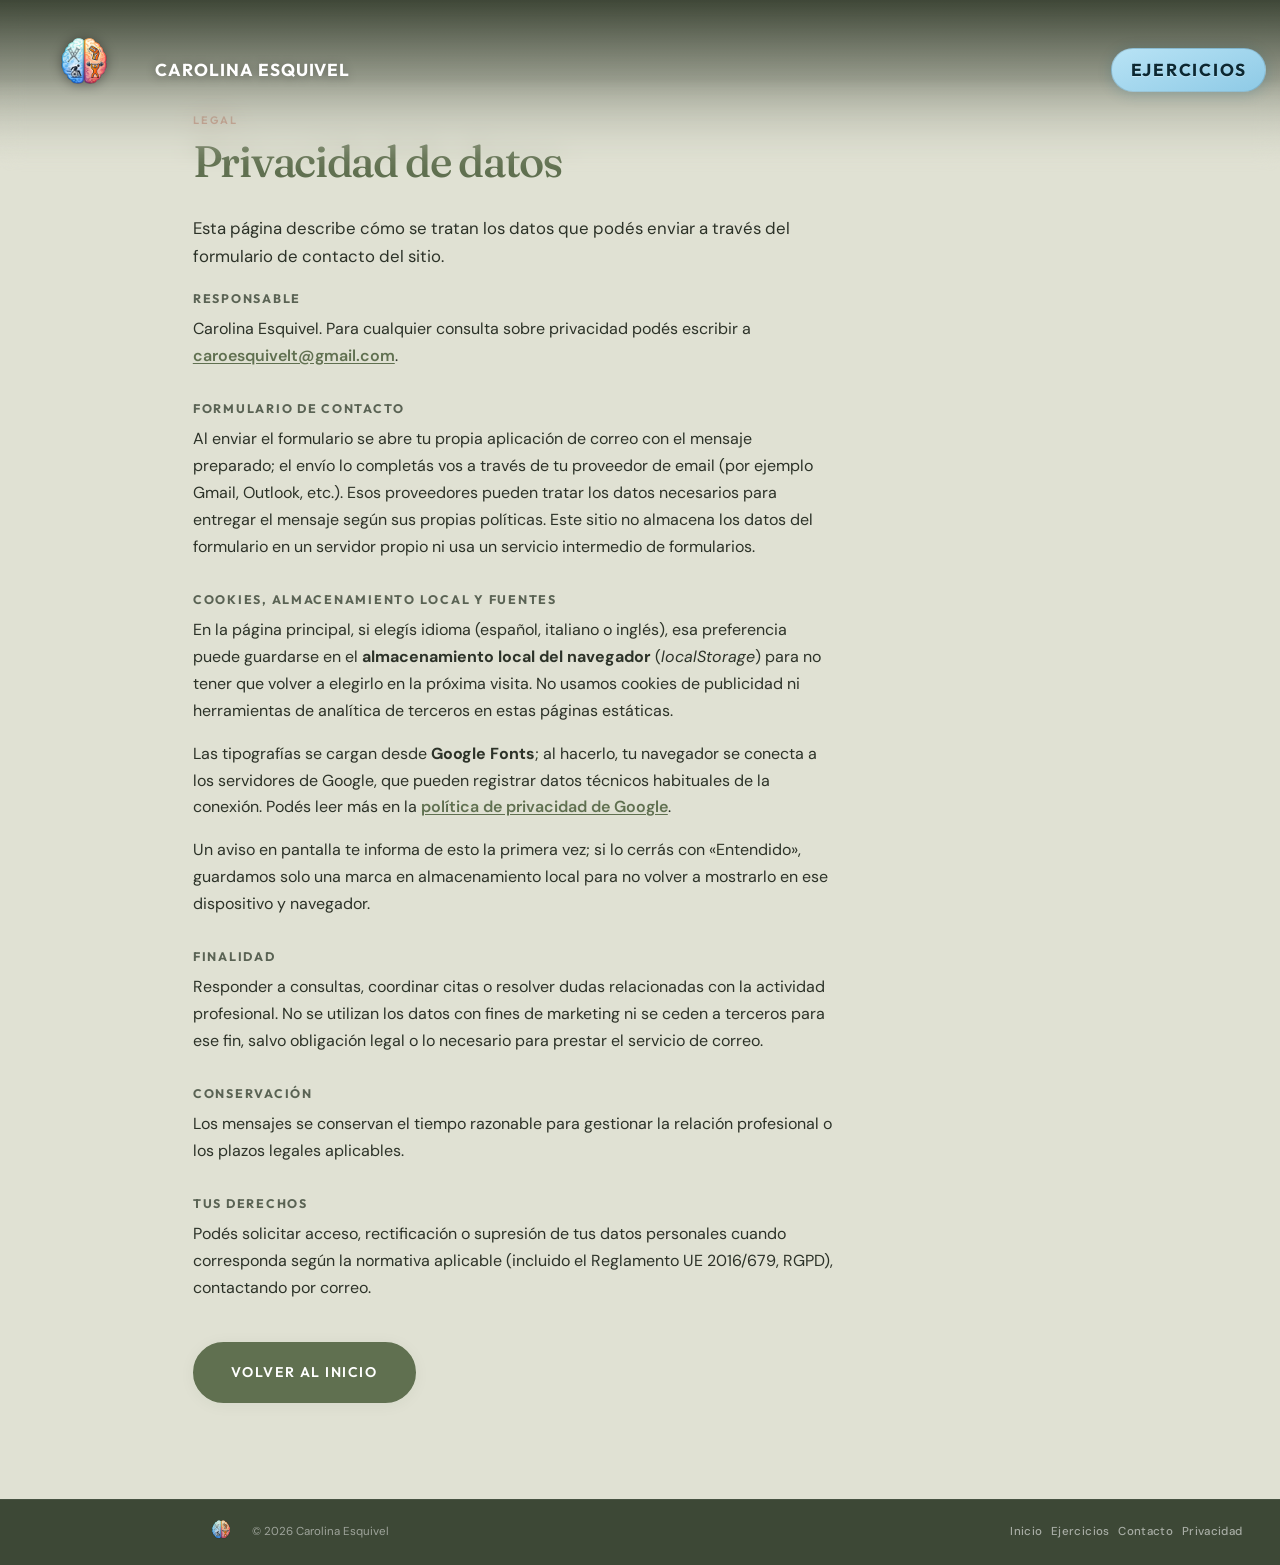
<file: privacy.html>
<!DOCTYPE html>
<html lang="es">
<head>
    <meta charset="UTF-8">
    <meta name="viewport" content="width=device-width, initial-scale=1.0, viewport-fit=cover">
    <link rel="icon" href="images/favicon.svg" type="image/svg+xml" sizes="any">
    <link rel="apple-touch-icon" href="images/favicon.svg">
    <link rel="canonical" href="https://www.caro-fisio.com/privacy.html">
    <title>Privacidad — Carolina Esquivel</title>
    <meta name="description" content="Información sobre el tratamiento de datos personales en el sitio de Carolina Esquivel.">
    <link rel="preconnect" href="https://fonts.googleapis.com">
    <link rel="preconnect" href="https://fonts.gstatic.com" crossorigin>
    <link href="https://fonts.googleapis.com/css2?family=DM+Sans:ital,opsz,wght@0,9..40,300;0,9..40,400;0,9..40,500;0,9..40,600;0,9..40,700&family=Fraunces:ital,opsz,wght@0,9..144,400;0,9..144,500;0,9..144,600;0,9..144,700&family=Outfit:wght@400;500;600;700;800&display=swap" rel="stylesheet">
    <link rel="stylesheet" href="css/styles.css">
</head>
<body>
    <header class="nav-top" aria-label="Sitio">
        <a href="index.html#home" class="nav-brand">
            <img src="images/logo.svg" alt="" class="nav-logo" width="336" height="192" decoding="async">
            <span class="nav-brand-text">Carolina Esquivel</span>
        </a>
        <a href="tips.html" class="nav-tips-corner">Ejercicios</a>
    </header>

    <main class="privacy-page">
        <div class="container container--editorial privacy-inner">
            <header class="section-head section-head--left">
                <p class="eyebrow">Legal</p>
                <h1 class="heading-serif heading-serif--dark">Privacidad de datos</h1>
            </header>
            <div class="privacy-content">
                <p class="privacy-lead">Esta página describe cómo se tratan los datos que podés enviar a través del formulario de contacto del sitio.</p>

                <h2 class="privacy-heading">Responsable</h2>
                <p>Carolina Esquivel. Para cualquier consulta sobre privacidad podés escribir a <a href="mailto:caroesquivelt@gmail.com">caroesquivelt@gmail.com</a>.</p>

                <h2 class="privacy-heading">Formulario de contacto</h2>
                <p>Al enviar el formulario se abre tu propia aplicación de correo con el mensaje preparado; el envío lo completás vos a través de tu proveedor de email (por ejemplo Gmail, Outlook, etc.). Esos proveedores pueden tratar los datos necesarios para entregar el mensaje según sus propias políticas. Este sitio no almacena los datos del formulario en un servidor propio ni usa un servicio intermedio de formularios.</p>

                <h2 class="privacy-heading">Cookies, almacenamiento local y fuentes</h2>
                <p>En la página principal, si elegís idioma (español, italiano o inglés), esa preferencia puede guardarse en el <strong>almacenamiento local del navegador</strong> (<em>localStorage</em>) para no tener que volver a elegirlo en la próxima visita. No usamos cookies de publicidad ni herramientas de analítica de terceros en estas páginas estáticas.</p>
                <p>Las tipografías se cargan desde <strong>Google Fonts</strong>; al hacerlo, tu navegador se conecta a los servidores de Google, que pueden registrar datos técnicos habituales de la conexión. Podés leer más en la <a href="https://policies.google.com/privacy" rel="noopener noreferrer">política de privacidad de Google</a>.</p>
                <p>Un aviso en pantalla te informa de esto la primera vez; si lo cerrás con «Entendido», guardamos solo una marca en almacenamiento local para no volver a mostrarlo en ese dispositivo y navegador.</p>

                <h2 class="privacy-heading">Finalidad</h2>
                <p>Responder a consultas, coordinar citas o resolver dudas relacionadas con la actividad profesional. No se utilizan los datos con fines de marketing ni se ceden a terceros para ese fin, salvo obligación legal o lo necesario para prestar el servicio de correo.</p>

                <h2 class="privacy-heading">Conservación</h2>
                <p>Los mensajes se conservan el tiempo razonable para gestionar la relación profesional o los plazos legales aplicables.</p>

                <h2 class="privacy-heading">Tus derechos</h2>
                <p>Podés solicitar acceso, rectificación o supresión de tus datos personales cuando corresponda según la normativa aplicable (incluido el Reglamento UE 2016/679, RGPD), contactando por correo.</p>

                <p class="privacy-back"><a href="index.html" class="cta-button">Volver al inicio</a></p>
            </div>
        </div>
    </main>

    <footer class="main-footer">
        <div class="container footer-inner">
            <div class="footer-brand">
                <img src="images/logo.svg" alt="" class="footer-logo" width="336" height="192" decoding="async">
                <p class="footer-copy">&copy; 2026 Carolina Esquivel</p>
            </div>
            <nav class="footer-nav" aria-label="Pie de página">
                <a href="index.html#home">Inicio</a>
                <a href="tips.html">Ejercicios</a>
                <a href="index.html#contact">Contacto</a>
                <a href="privacy.html" aria-current="page">Privacidad</a>
            </nav>
        </div>
    </footer>
</body>
</html>
</file>
<file: css/styles.css>
/* Display: Outfit (~Hero). Body: DM Sans (~Canva Sans). Editorial titles: Fraunces (case-study serif accent, à la Metalab-style work pages). */
:root {
    --color-bg: #e7e8d8;
    --color-bg-alt: #e0e1d3;
    --color-surface: #f4f5ec;
    --color-primary: #607050;
    --color-primary-hover: #4d5c40;
    --color-sage: #8f9f82;
    --color-sage-muted: #b8c4ab;
    --color-text: #2c3228;
    --color-text-muted: #5a6354;
    --color-white: #ffffff;
    --color-dark-elevated: #4a5840;
    --color-accent-warm: #c17f6a;
    /* Tips page / enlace Tips (tema celeste) */
    --tips-celeste: #8ecae6;
    --tips-celeste-mid: #6eb8d4;
    --tips-celeste-deep: #4a9ebd;
    --tips-celeste-text: #0c2832;
    --color-border: rgba(96, 112, 80, 0.18);
    --shadow-sm: 0 2px 16px rgba(44, 50, 40, 0.05);
    --shadow-md: 0 20px 50px rgba(44, 50, 40, 0.1);
    --shadow-float: 0 24px 60px rgba(30, 35, 28, 0.18);
    --font-display: 'Outfit', 'Hero', system-ui, sans-serif;
    --font-body: 'DM Sans', 'Canva Sans', system-ui, sans-serif;
    --font-serif: 'Fraunces', Georgia, 'Times New Roman', serif;
    --spacing-xs: 0.45rem;
    --spacing-sm: 0.85rem;
    --spacing-md: 1.5rem;
    --spacing-lg: 2.75rem;
    --section-pad-y: clamp(2.35rem, 6.5vw, 4.75rem);
    --radius-sm: 12px;
    --radius-md: 20px;
    --radius-lg: 28px;
    --radius-pill: 999px;
    /* Hero offset + scroll-padding (compact nav) */
    --nav-h: clamp(108px, 17vw, 158px);
    /* Space for fixed rail (desktop); 0 on narrow viewports */
    --layout-rail-inset: 0;
    --layout-edge-right: clamp(0.85rem, 2vw, 1.5rem);
    /* Section rhythm: deep anchor for footer/contact band */
    --section-bg-deep: #2a3228;
    --section-bg-deep-mid: #343d30;
}

*,
*::before,
*::after {
    margin: 0;
    padding: 0;
    box-sizing: border-box;
}

html {
    scroll-behavior: smooth;
    scroll-padding-top: var(--nav-h);
    font-size: 16px;
}

body {
    font-family: var(--font-body);
    font-weight: 400;
    line-height: 1.62;
    color: var(--color-text);
    background-color: var(--color-bg);
    -webkit-font-smoothing: antialiased;
}

h1, h2, h3, h4 {
    font-family: var(--font-display);
    font-weight: 700;
    line-height: 1.12;
    color: var(--color-primary);
    letter-spacing: 0.02em;
}

.heading-serif {
    font-family: var(--font-serif);
    font-weight: 500;
    letter-spacing: -0.03em;
    line-height: 1.08;
    text-transform: none;
}

.heading-serif--dark {
    color: var(--color-primary);
    font-size: clamp(1.65rem, 3.8vw, 2.75rem);
}

.heading-serif--light {
    color: var(--color-surface);
    font-size: clamp(1.65rem, 3.8vw, 2.85rem);
}

.eyebrow {
    font-family: var(--font-display);
    font-size: 0.68rem;
    font-weight: 600;
    letter-spacing: 0.2em;
    text-transform: uppercase;
    color: var(--color-accent-warm);
    margin-bottom: 0.55rem;
}

.eyebrow--on-dark {
    color: rgba(247, 248, 240, 0.75);
}

.section-head {
    text-align: center;
    margin-bottom: clamp(1.25rem, 3.2vw, 2.25rem);
}

.section-head--left {
    text-align: left;
}

.section-head .heading-serif {
    margin-top: 0;
}

.container {
    width: min(92%, 1120px);
    margin: 0 auto;
    padding: 0 var(--spacing-sm);
}

.container--editorial {
    width: min(94%, 1200px);
}

.sr-only {
    position: absolute;
    width: 1px;
    height: 1px;
    padding: 0;
    margin: -1px;
    overflow: hidden;
    clip: rect(0, 0, 0, 0);
    white-space: nowrap;
    border: 0;
}

/* ——— Nav: brand + Tips + rail ——— */
.nav-top {
    position: fixed;
    top: 0;
    left: 0;
    right: 0;
    z-index: 1000;
    display: flex;
    align-items: flex-start;
    justify-content: space-between;
    gap: 0.2rem;
    padding: env(safe-area-inset-top, 0px) clamp(0.4rem, 1.6vw, 0.85rem) 0.03rem;
    min-height: 0;
    pointer-events: none;
    background: transparent;
    overflow: visible;
}

/* Dark green strip + soft fade at bottom (blur fades with mask) */
.nav-top::before {
    content: '';
    position: absolute;
    inset: 0 0 auto 0;
    height: calc(100% + 32px);
    z-index: 0;
    pointer-events: none;
    background: linear-gradient(
        to bottom,
        rgba(45, 54, 38, 0.9) 0%,
        rgba(45, 54, 38, 0.35) 52%,
        transparent 100%
    );
    backdrop-filter: blur(12px);
    -webkit-backdrop-filter: blur(12px);
    mask-image: linear-gradient(to bottom, black 0%, black 46%, transparent 100%);
    -webkit-mask-image: linear-gradient(to bottom, black 0%, black 46%, transparent 100%);
    transition: background 0.35s ease, backdrop-filter 0.35s ease;
}

.nav-top.scrolled::before {
    background: linear-gradient(
        to bottom,
        rgba(38, 46, 32, 0.94) 0%,
        rgba(38, 46, 32, 0.4) 50%,
        transparent 100%
    );
    backdrop-filter: blur(14px);
    -webkit-backdrop-filter: blur(14px);
}

.nav-top > * {
    position: relative;
    z-index: 1;
    pointer-events: auto;
}

/* Language switcher (ES / IT / EN); URL ?lang= kept in sync via js/i18n/apply.js */
.lang-switcher {
    align-self: flex-start;
    margin-top: 0.42rem;
    margin-left: auto;
    flex-shrink: 0;
}

.lang-switcher__btns {
    display: inline-flex;
    gap: 0.28rem;
    flex-wrap: nowrap;
    align-items: center;
}

.lang-switcher__btn {
    display: inline-flex;
    align-items: center;
    gap: 0.35rem;
    font-family: var(--font-display);
    font-size: 0.62rem;
    font-weight: 700;
    letter-spacing: 0.08em;
    line-height: 1;
    padding: 0.28rem 0.42rem 0.28rem 0.32rem;
    border-radius: var(--radius-pill);
    border: 1px solid rgba(255, 255, 255, 0.32);
    background: rgba(45, 54, 38, 0.5);
    color: rgba(255, 255, 255, 0.92);
    cursor: pointer;
    text-shadow: 0 1px 6px rgba(0, 0, 0, 0.35);
    transition: background 0.2s ease, border-color 0.2s ease, color 0.2s ease, box-shadow 0.2s ease,
        transform 0.15s ease;
}

/* Rounded flag chip (ES / IT stripes; UK Union Jack) */
.lang-switcher__flag {
    flex-shrink: 0;
    width: 1.28rem;
    height: 0.86rem;
    border-radius: 4px;
    overflow: hidden;
    box-shadow: 0 1px 3px rgba(0, 0, 0, 0.35), inset 0 0 0 1px rgba(255, 255, 255, 0.2);
}

.lang-switcher__flag-svg {
    display: block;
    width: 100%;
    height: 100%;
    object-fit: cover;
}

.lang-switcher__flag-svg--uk {
    transform: scale(1.02);
    transform-origin: center;
}

.lang-switcher__code {
    min-width: 1.15em;
    text-align: left;
}

.lang-switcher__btn:hover {
    border-color: rgba(255, 255, 255, 0.48);
    background: rgba(45, 54, 38, 0.72);
    color: #fff;
}

.lang-switcher__btn.is-active,
.lang-switcher__btn[aria-pressed='true'] {
    background: rgba(255, 255, 255, 0.2);
    border-color: rgba(255, 255, 255, 0.55);
    color: #fff;
    box-shadow: 0 0 0 1px rgba(255, 255, 255, 0.12), 0 4px 14px rgba(0, 0, 0, 0.2);
}

.lang-switcher__btn.is-active .lang-switcher__flag,
.lang-switcher__btn[aria-pressed='true'] .lang-switcher__flag {
    box-shadow: 0 1px 4px rgba(0, 0, 0, 0.4), inset 0 0 0 1px rgba(255, 255, 255, 0.35);
}

@media (max-width: 520px) {
    .lang-switcher {
        margin-top: 0.32rem;
    }

    .lang-switcher__btn {
        font-size: 0.58rem;
        padding: 0.24rem 0.36rem 0.24rem 0.28rem;
        gap: 0.3rem;
    }

    .lang-switcher__flag {
        width: 1.15rem;
        height: 0.78rem;
        border-radius: 3px;
    }
}

/* Pill stays optically centered next to the tall logo */
.nav-top .nav-tips-corner {
    align-self: center;
}

.nav-top.scrolled .nav-tips-corner {
    background: linear-gradient(145deg, #a8daf0, var(--tips-celeste-mid));
    border-color: rgba(12, 40, 50, 0.12);
    color: var(--tips-celeste-text);
    text-shadow: none;
    box-shadow: 0 4px 18px rgba(20, 90, 115, 0.25);
}

.nav-brand {
    display: inline-flex;
    align-items: center;
    gap: 0.1rem;
    line-height: 1;
    text-decoration: none;
    color: #fff;
    font-family: var(--font-display);
    font-weight: 700;
    font-size: clamp(0.9rem, 1.35vw, 1.12rem);
    letter-spacing: 0.055em;
    text-transform: uppercase;
    text-shadow: 0 1px 10px rgba(0, 0, 0, 0.35);
    transition: opacity 0.2s ease, color 0.2s ease;
}

.nav-brand:hover {
    opacity: 0.92;
    color: rgba(255, 255, 255, 0.88);
}

.nav-logo {
    display: block;
    width: clamp(92px, 12vw, 140px);
    height: clamp(92px, 12vw, 140px);
    object-fit: contain;
    flex-shrink: 0;
    filter: drop-shadow(0 1px 6px rgba(0, 0, 0, 0.4));
}

.nav-brand-text {
    white-space: nowrap;
}

@media (max-width: 520px) {
    .nav-brand {
        font-size: 0.82rem;
        gap: 0.08rem;
    }

    .nav-brand-text {
        max-width: min(46vw, 12rem);
        overflow: hidden;
        text-overflow: ellipsis;
    }

    .nav-logo {
        width: 80px;
        height: 80px;
    }
}

.nav-tips-corner {
    flex-shrink: 0;
    font-family: var(--font-display);
    font-size: clamp(0.84rem, 2.35vw, 1.08rem);
    font-weight: 700;
    letter-spacing: 0.1em;
    text-transform: uppercase;
    text-decoration: none;
    color: var(--tips-celeste-text);
    padding: 0.42rem 1.15rem;
    min-height: 2.5rem;
    display: inline-flex;
    align-items: center;
    justify-content: center;
    border-radius: var(--radius-pill);
    border: 1px solid rgba(12, 40, 50, 0.14);
    background: linear-gradient(160deg, #b8e3f5, var(--tips-celeste));
    box-shadow: 0 2px 14px rgba(20, 90, 115, 0.22);
    text-shadow: 0 1px 0 rgba(255, 255, 255, 0.35);
    transition: background 0.2s ease, color 0.2s ease, border-color 0.2s ease, box-shadow 0.2s ease;
}

.nav-tips-corner:hover {
    background: linear-gradient(160deg, var(--tips-celeste-mid), var(--tips-celeste-deep));
    color: #fff;
    border-color: rgba(255, 255, 255, 0.35);
    box-shadow: 0 3px 16px rgba(30, 110, 140, 0.32);
}

/* Vertical section links — each item in its own oval */
.nav-rail {
    display: none;
    position: fixed;
    left: clamp(0.85rem, 2vw, 1.35rem);
    top: 50%;
    transform: translateY(-50%);
    z-index: 998;
    padding: 0;
    margin: 0;
    background: none;
    border: none;
    box-shadow: none;
    backdrop-filter: none;
}

.nav-rail-list {
    list-style: none;
    margin: 0;
    padding: 0;
    display: flex;
    flex-direction: column;
    align-items: stretch;
    gap: 0.28rem;
}

.nav-rail-list a {
    display: block;
    font-family: var(--font-display);
    font-size: 0.68rem;
    font-weight: 500;
    letter-spacing: 0.1em;
    text-transform: uppercase;
    text-decoration: none;
    color: rgba(255, 255, 255, 0.92);
    padding: 0.34rem 0.82rem;
    border-radius: var(--radius-pill);
    border: 1px solid rgba(255, 255, 255, 0.22);
    background: rgba(45, 54, 38, 0.82);
    backdrop-filter: blur(12px);
    -webkit-backdrop-filter: blur(12px);
    box-shadow: 0 2px 16px rgba(0, 0, 0, 0.25);
    text-shadow: 0 1px 6px rgba(0, 0, 0, 0.35);
    transition: color 0.2s ease, background 0.2s ease, border-color 0.2s ease, box-shadow 0.2s ease, transform 0.2s ease;
}

.nav-rail-list a:hover {
    color: #ffffff;
    background: rgba(45, 54, 38, 0.94);
    border-color: rgba(255, 255, 255, 0.38);
    transform: translateX(2px);
    box-shadow: 0 4px 20px rgba(0, 0, 0, 0.3);
}

.nav-rail-list a.active {
    color: #ffffff;
    font-weight: 700;
    background: rgba(38, 46, 32, 0.95);
    border-color: rgba(255, 255, 255, 0.45);
    box-shadow: 0 2px 18px rgba(0, 0, 0, 0.35);
}

.nav-rail-list a.nav-rail-tips {
    border-color: rgba(255, 255, 255, 0.45);
    font-size: clamp(0.78rem, 1.05vw, 0.92rem);
    font-weight: 700;
    letter-spacing: 0.11em;
    padding: 0.48rem 1.05rem;
    min-width: 5.5rem;
    text-align: center;
    color: var(--tips-celeste-text);
    background: linear-gradient(145deg, #b8e3f5, var(--tips-celeste));
    text-shadow: 0 1px 0 rgba(255, 255, 255, 0.4);
    box-shadow: 0 3px 18px rgba(20, 90, 115, 0.28);
}

.nav-rail-list a.nav-rail-tips:hover {
    color: #ffffff;
    border-color: rgba(255, 255, 255, 0.5);
    background: linear-gradient(145deg, var(--tips-celeste-mid), var(--tips-celeste-deep));
    text-shadow: 0 1px 6px rgba(0, 0, 0, 0.25);
    box-shadow: 0 4px 22px rgba(30, 110, 140, 0.4);
}

.nav-rail-list a.nav-rail-tips.active {
    border-color: rgba(255, 255, 255, 0.55);
    color: var(--tips-celeste-text);
    background: linear-gradient(145deg, #c5e9f7, #9fd8ef);
    box-shadow: 0 2px 18px rgba(20, 90, 115, 0.3);
}

/* Mobile / tablet: hamburger at left mid-screen */
.menu-button {
    display: flex;
    flex-direction: column;
    justify-content: center;
    gap: 5px;
    width: 46px;
    height: 46px;
    padding: 11px;
    border: 1px solid rgba(255, 255, 255, 0.28);
    background: rgba(45, 54, 38, 0.85);
    backdrop-filter: blur(12px);
    -webkit-backdrop-filter: blur(12px);
    cursor: pointer;
    border-radius: var(--radius-pill);
    box-shadow: 0 2px 20px rgba(0, 0, 0, 0.28);
    position: fixed;
    left: clamp(0.85rem, 2vw, 1.25rem);
    top: 50%;
    transform: translateY(-50%);
    z-index: 1001;
    transition: box-shadow 0.25s ease, background 0.25s ease, border-color 0.25s ease;
}

.menu-button:hover {
    background: rgba(45, 54, 38, 0.95);
    border-color: rgba(255, 255, 255, 0.4);
}

.menu-button span {
    display: block;
    height: 2px;
    background: #ffffff;
    border-radius: 1px;
    box-shadow: 0 1px 3px rgba(0, 0, 0, 0.35);
    transition: transform 0.25s ease, opacity 0.25s ease;
}

.menu-button.active {
    z-index: 1002;
    background: rgba(38, 46, 32, 0.96);
    border-color: rgba(255, 255, 255, 0.35);
}

.menu-button.active span:nth-child(1) {
    transform: translateY(7px) rotate(45deg);
}

.menu-button.active span:nth-child(2) {
    opacity: 0;
}

.menu-button.active span:nth-child(3) {
    transform: translateY(-7px) rotate(-45deg);
}

.mobile-menu {
    position: fixed;
    inset: 0;
    z-index: 999;
    background: linear-gradient(
        135deg,
        rgba(38, 46, 32, 0.97) 0%,
        rgba(45, 54, 38, 0.92) 100%
    );
    backdrop-filter: blur(16px);
    -webkit-backdrop-filter: blur(16px);
    padding: var(--spacing-sm) var(--spacing-sm) var(--spacing-xs);
    padding-left: clamp(3.5rem, 10vw, 4.75rem);
    display: flex;
    align-items: center;
    justify-content: flex-start;
    opacity: 0;
    pointer-events: none;
    transform: translateX(-12px);
    transition: opacity 0.3s ease, transform 0.3s ease;
}

.mobile-menu.active {
    opacity: 1;
    pointer-events: auto;
    transform: translateX(0);
}

.mobile-menu .nav-rail-list {
    gap: 0.42rem;
}

.mobile-menu .nav-rail-list a {
    font-size: 0.82rem;
    padding: 0.52rem 1.05rem;
    border-radius: var(--radius-pill);
    border: 1px solid rgba(255, 255, 255, 0.22);
    background: rgba(0, 0, 0, 0.2);
    color: rgba(255, 255, 255, 0.95);
    backdrop-filter: blur(10px);
    -webkit-backdrop-filter: blur(10px);
    box-shadow: 0 2px 16px rgba(0, 0, 0, 0.2);
    text-shadow: 0 1px 6px rgba(0, 0, 0, 0.35);
}

.mobile-menu .nav-rail-list a:hover {
    color: #ffffff;
    background: rgba(0, 0, 0, 0.32);
    border-color: rgba(255, 255, 255, 0.38);
}

.mobile-menu .nav-rail-list a.active {
    border-color: rgba(255, 255, 255, 0.48);
    background: rgba(0, 0, 0, 0.38);
    color: #ffffff;
    font-weight: 700;
}

.mobile-menu .nav-rail-list a.nav-rail-tips {
    font-size: clamp(0.95rem, 3.2vw, 1.12rem);
    font-weight: 700;
    letter-spacing: 0.1em;
    padding: 0.65rem 1.35rem;
    color: var(--tips-celeste-text);
    background: linear-gradient(145deg, #b8e3f5, var(--tips-celeste));
    border-color: rgba(255, 255, 255, 0.35);
    text-shadow: 0 1px 0 rgba(255, 255, 255, 0.35);
    box-shadow: 0 3px 20px rgba(20, 90, 115, 0.3);
}

.mobile-menu .nav-rail-list a.nav-rail-tips:hover {
    background: linear-gradient(145deg, var(--tips-celeste-mid), var(--tips-celeste-deep));
    border-color: rgba(255, 255, 255, 0.45);
    color: #ffffff;
    text-shadow: 0 1px 6px rgba(0, 0, 0, 0.2);
}

.mobile-menu .nav-rail-list a.nav-rail-tips.active {
    border-color: rgba(255, 255, 255, 0.5);
    background: linear-gradient(145deg, #c5e9f7, #9fd8ef);
    color: var(--tips-celeste-text);
}

body.menu-open {
    overflow: hidden;
}

/* No rail inset: content uses normal centered containers; left padding only clears the hamburger */
@media (max-width: 899.98px) {
    :root {
        --layout-rail-inset: 0;
    }

    main .container,
    .main-footer .container {
        margin-left: auto;
        margin-right: auto;
        padding-left: max(var(--spacing-sm), 3.2rem);
    }

    .hero .hero-inner.container {
        margin-left: auto;
        margin-right: auto;
        padding-left: max(var(--spacing-sm), 3.2rem);
        padding-right: var(--spacing-sm);
    }
}

@media (min-width: 900px) {
    :root {
        /* Clear fixed rail pills (long labels + hover nudge); grows slightly with larger type */
        --layout-rail-inset: clamp(10.5rem, 14vw, 15.25rem);
    }

    .nav-rail {
        display: block;
    }

    .menu-button {
        display: none !important;
    }

    .mobile-menu {
        display: none !important;
    }

    /* Full-bleed section backgrounds; content aligns to one column from the left */
    main .container {
        margin-left: var(--layout-rail-inset);
        margin-right: var(--layout-edge-right);
        margin-top: 0;
        margin-bottom: 0;
        width: auto;
        max-width: min(1200px, calc(100vw - var(--layout-rail-inset) - var(--layout-edge-right)));
    }

    .main-footer .container {
        margin-left: var(--layout-rail-inset);
        margin-right: var(--layout-edge-right);
        margin-top: 0;
        margin-bottom: 0;
        width: auto;
        max-width: min(1120px, calc(100vw - var(--layout-rail-inset) - var(--layout-edge-right)));
    }
}

/* ——— Hero (video bg + layered type + portrait) ——— */
.hero {
    width: 100%;
    min-height: min(100vh, 960px);
    min-height: min(100dvh, 960px);
    display: flex;
    align-items: center;
    padding-top: calc(var(--nav-h) + clamp(0.35rem, 1.5vh, 1.25rem));
    padding-bottom: clamp(2.5rem, 7vh, 5rem);
    padding-left: 0;
    padding-right: 0;
    background: var(--color-bg);
    position: relative;
    overflow: hidden;
}

/* Hero lives outside main so video is full-bleed; same horizontal column as main */
@media (min-width: 900px) {
    .hero .hero-inner.container {
        margin-left: var(--layout-rail-inset);
        margin-right: var(--layout-edge-right);
        margin-top: 0;
        margin-bottom: 0;
        width: auto;
        max-width: min(1240px, calc(100vw - var(--layout-rail-inset) - var(--layout-edge-right)));
        padding-left: var(--spacing-sm);
        min-height: min(72dvh, 620px);
        align-content: center;
    }
}

.hero-video-bg {
    position: absolute;
    inset: 0;
    z-index: 0;
    width: 100%;
    min-height: 100%;
}

.hero-video {
    position: absolute;
    top: 50%;
    left: 50%;
    min-width: 100%;
    min-height: 100%;
    width: auto;
    height: auto;
    max-width: none;
    transform: translate(-50%, -50%);
    object-fit: cover;
    opacity: 0;
    transition: opacity 1s ease-in-out;
}

.hero-video.active {
    opacity: 1;
}

.hero-video-overlay {
    position: absolute;
    inset: 0;
    z-index: 1;
    pointer-events: none;
    background: linear-gradient(
        115deg,
        rgba(22, 26, 20, 0.88) 0%,
        rgba(35, 42, 32, 0.62) 38%,
        rgba(55, 68, 48, 0.38) 68%,
        rgba(96, 112, 80, 0.22) 100%
    );
}

.hero-mega {
    position: absolute;
    left: 50%;
    top: 44%;
    transform: translate(-50%, -50%);
    font-family: var(--font-serif);
    font-size: clamp(3.25rem, 16vw, 10rem);
    font-weight: 500;
    font-style: italic;
    letter-spacing: -0.03em;
    line-height: 0.9;
    color: rgba(255, 255, 255, 0.055);
    white-space: nowrap;
    pointer-events: none;
    user-select: none;
    z-index: 2;
}

@media (min-width: 900px) {
    .hero-mega {
        left: auto;
        right: clamp(2%, 6vw, 12%);
        top: 52%;
        transform: translateY(-50%);
        font-size: clamp(4.25rem, 10vw, 7.5rem);
    }
}

.hero-inner {
    display: grid;
    gap: clamp(1.5rem, 4vw, 2.75rem);
    align-items: center;
    position: relative;
    z-index: 3;
}

@media (min-width: 900px) {
    .hero-inner {
        grid-template-columns: minmax(0, 1.05fr) minmax(300px, 42%);
        gap: clamp(2.25rem, 5vw, 4rem) clamp(2rem, 4vw, 3.5rem);
        align-items: center;
    }
}

.hero-copy {
    text-align: center;
}

@media (min-width: 900px) {
    .hero-copy {
        text-align: left;
    }
}

.hero-title {
    font-family: var(--font-serif);
    font-size: clamp(2.5rem, 6.5vw, 4rem);
    font-weight: 500;
    letter-spacing: -0.028em;
    line-height: 1.04;
    text-transform: none;
    color: #fafbf6;
    text-shadow: 0 2px 40px rgba(0, 0, 0, 0.35);
    margin: 0 0 0.75rem;
    position: relative;
    z-index: 1;
}

.hero-role {
    font-family: var(--font-display);
    font-size: clamp(0.68rem, 1.1vw, 0.76rem);
    font-weight: 600;
    text-transform: uppercase;
    letter-spacing: 0.32em;
    color: rgba(247, 248, 240, 0.72);
    margin: 0 0 1.35rem;
    padding-top: 0.85rem;
    border-top: 1px solid rgba(255, 255, 255, 0.22);
    max-width: min(22rem, 100%);
    margin-left: auto;
    margin-right: auto;
}

@media (min-width: 900px) {
    .hero-role {
        margin-left: 0;
        margin-right: 0;
    }
}

.hero-tagline {
    font-size: clamp(1.02rem, 1.5vw, 1.15rem);
    color: rgba(255, 255, 255, 0.84);
    text-shadow: 0 1px 20px rgba(0, 0, 0, 0.25);
    max-width: min(38rem, 100%);
    margin: 0 auto 0.85rem;
    font-weight: 400;
    line-height: 1.68;
}

@media (min-width: 900px) {
    .hero-tagline {
        margin-left: 0;
        margin-right: 0;
    }
}

.hero-subline {
    font-size: clamp(0.82rem, 1.15vw, 0.92rem);
    font-weight: 500;
    letter-spacing: 0.06em;
    text-transform: uppercase;
    color: rgba(247, 248, 240, 0.78);
    text-shadow: 0 1px 16px rgba(0, 0, 0, 0.2);
    max-width: min(38rem, 100%);
    margin: 0 auto 1.65rem;
    line-height: 1.5;
}

@media (min-width: 900px) {
    .hero-subline {
        margin-left: 0;
        margin-right: 0;
    }
}

.cta-button {
    display: inline-flex;
    align-items: center;
    justify-content: center;
    padding: 1.05rem 2.25rem;
    min-height: 3.35rem;
    background: var(--color-primary);
    color: var(--color-white);
    text-decoration: none;
    font-family: var(--font-display);
    font-weight: 600;
    font-size: clamp(0.88rem, 1.05vw, 1.02rem);
    letter-spacing: 0.11em;
    text-transform: uppercase;
    border-radius: var(--radius-pill);
    border: 2px solid var(--color-primary);
    transition: background 0.25s ease, border-color 0.25s ease, transform 0.25s ease, box-shadow 0.25s ease;
    box-shadow: var(--shadow-sm);
}

.cta-button:hover {
    background: var(--color-primary-hover);
    border-color: var(--color-primary-hover);
    transform: translateY(-3px);
    box-shadow: var(--shadow-md);
}

.hero-actions {
    display: flex;
    flex-wrap: wrap;
    gap: 0.85rem 1rem;
    justify-content: center;
    align-items: center;
    margin-bottom: 0.25rem;
}

@media (min-width: 900px) {
    .hero-actions {
        justify-content: flex-start;
    }
}

/* Hero CTAs: larger tap targets + glass / outline variants */
.hero .cta-button--hero {
    gap: 0.55rem;
    padding: 1.12rem 2.5rem;
    min-height: 3.55rem;
    font-size: clamp(0.9rem, 1.1vw, 1.05rem);
    background: rgba(255, 255, 255, 0.1);
    border: 2px solid rgba(255, 255, 255, 0.5);
    color: #fff;
    backdrop-filter: blur(12px);
    -webkit-backdrop-filter: blur(12px);
    box-shadow: 0 6px 28px rgba(0, 0, 0, 0.18);
}

.hero .cta-button--hero:hover {
    background: rgba(255, 255, 255, 0.22);
    border-color: rgba(255, 255, 255, 0.78);
    color: #fff;
    transform: translateY(-2px);
    box-shadow: 0 10px 36px rgba(0, 0, 0, 0.22);
}

/* WhatsApp primary CTA — subtle brand cue */
.hero .cta-button--whatsapp {
    background: rgba(37, 211, 102, 0.14);
    border-color: rgba(144, 238, 168, 0.55);
    color: #f4fff8;
}

.hero .cta-button--whatsapp:hover {
    background: rgba(37, 211, 102, 0.26);
    border-color: rgba(180, 255, 200, 0.85);
    color: #fff;
}

.cta-whatsapp-icon {
    flex-shrink: 0;
    width: 1.35em;
    height: 1.35em;
    margin-top: 1px;
}

.hero .cta-button--hero-secondary {
    padding: 1.12rem 2.35rem;
    min-height: 3.55rem;
    font-size: clamp(0.9rem, 1.1vw, 1.05rem);
    background: transparent;
    border: 2px solid rgba(255, 255, 255, 0.35);
    color: rgba(255, 255, 255, 0.95);
    backdrop-filter: blur(6px);
    -webkit-backdrop-filter: blur(6px);
    box-shadow: none;
}

.hero .cta-button--hero-secondary:hover {
    background: rgba(255, 255, 255, 0.08);
    border-color: rgba(255, 255, 255, 0.55);
    color: #fff;
    transform: translateY(-2px);
    box-shadow: 0 6px 24px rgba(0, 0, 0, 0.12);
}

.hero-contact-mini {
    list-style: none;
    margin: 1.5rem 0 0;
    padding: 0;
    display: flex;
    flex-direction: column;
    gap: 0.5rem;
    align-items: center;
}

@media (min-width: 900px) {
    .hero-contact-mini {
        flex-direction: row;
        flex-wrap: wrap;
        gap: 1rem 1.35rem;
        align-items: center;
        justify-content: flex-start;
    }
}

.hero-contact-link {
    display: inline-flex;
    align-items: center;
    gap: 0.55rem;
    text-decoration: none;
    color: rgba(250, 251, 246, 0.82);
    font-size: clamp(0.9rem, 1.25vw, 1.05rem);
    font-weight: 500;
    letter-spacing: 0.02em;
    transition: color 0.2s ease, opacity 0.2s ease;
}

.hero-contact-link:hover {
    color: #fff;
    opacity: 1;
}

.hero .icon-circle {
    width: 36px;
    height: 36px;
    background: rgba(255, 255, 255, 0.12);
    border: 1px solid rgba(255, 255, 255, 0.22);
    color: rgba(255, 255, 255, 0.94);
}

.icon-circle {
    display: inline-flex;
    align-items: center;
    justify-content: center;
    width: 32px;
    height: 32px;
    border-radius: 50%;
    background: var(--color-primary);
    color: var(--color-white);
    flex-shrink: 0;
}

.hero-portrait {
    display: flex;
    justify-content: center;
    order: -1;
}

@media (min-width: 900px) {
    .hero-portrait {
        order: 0;
        justify-content: flex-end;
    }
}

.hero-portrait-ring {
    position: relative;
    width: min(72vw, 300px);
    aspect-ratio: 1;
    border-radius: 50%;
    padding: 3px;
    background: linear-gradient(
        160deg,
        rgba(255, 255, 255, 0.38) 0%,
        rgba(255, 255, 255, 0.08) 45%,
        rgba(96, 112, 80, 0.45) 100%
    );
    box-shadow:
        0 20px 56px rgba(0, 0, 0, 0.38),
        0 0 0 1px rgba(255, 255, 255, 0.14) inset;
    transform: translateZ(0);
}

@media (min-width: 900px) {
    .hero-portrait-ring {
        width: min(100%, 340px);
    }
}

.hero-portrait-inner {
    position: relative;
    width: 100%;
    height: 100%;
    border-radius: 50%;
    overflow: hidden;
    background: rgba(35, 40, 32, 0.55);
}

.hero-portrait-inner::after {
    content: '';
    position: absolute;
    inset: 0;
    border-radius: 50%;
    pointer-events: none;
    box-shadow:
        inset 0 0 0 1px rgba(255, 255, 255, 0.12),
        inset 0 0 48px 20px rgba(44, 50, 40, 0.42);
}

.hero-portrait-img {
    width: 100%;
    height: 100%;
    object-fit: cover;
    object-position: center 12%;
    display: block;
}

/* ——— Sections ——— */
section {
    padding: var(--section-pad-y) 0;
}

.section-alt {
    background: var(--color-bg-alt);
}

.section-dark {
    background: var(--color-primary);
    color: rgba(255, 255, 255, 0.92);
}

.section-dark--soft {
    background: linear-gradient(165deg, var(--color-dark-elevated) 0%, var(--color-primary) 45%, #556648 100%);
}

.section-dark .heading-serif--light {
    color: #f6f7f0;
}

/* Light sections: soft lift (timeline / education vs flat body) */
.section-light-wash {
    background: linear-gradient(
        188deg,
        var(--color-surface) 0%,
        var(--color-bg) 42%,
        var(--color-bg-alt) 100%
    );
}

/* Dark sections: services = bright olive band; contact = deeper “anchor” vs testimonial mid-tones */
.services-section.section-dark {
    background: linear-gradient(
        158deg,
        var(--color-primary) 0%,
        var(--color-dark-elevated) 52%,
        #505b44 100%
    );
}

.contact-section.section-dark {
    background: linear-gradient(
        172deg,
        var(--section-bg-deep) 0%,
        var(--section-bg-deep-mid) 22%,
        var(--color-dark-elevated) 55%,
        var(--color-primary) 100%
    );
    border-top: 1px solid rgba(255, 255, 255, 0.1);
}

/* About */
.about-content {
    display: grid;
    gap: var(--spacing-md);
    align-items: start;
}

@media (min-width: 768px) {
    .about-content {
        grid-template-columns: 1.25fr 1fr;
        gap: clamp(1.35rem, 3.5vw, 2.5rem);
        align-items: end;
    }
}

.about-text p {
    font-size: 1.02rem;
    line-height: 1.68;
    color: var(--color-text);
    max-width: 38rem;
}

.about-stats {
    display: grid;
    grid-template-columns: 1fr 1fr;
    gap: var(--spacing-sm);
}

@media (max-width: 500px) {
    .about-stats {
        grid-template-columns: 1fr;
    }
}

.about-stat {
    background: var(--color-surface);
    border: 1px solid var(--color-border);
    border-radius: var(--radius-md);
    padding: clamp(1rem, 2.2vw, 1.35rem);
    text-align: left;
    box-shadow: var(--shadow-sm);
}

.about-stat-value {
    font-family: var(--font-display);
    font-size: clamp(2.25rem, 5.5vw, 3.35rem);
    font-weight: 800;
    color: var(--color-primary);
    display: block;
    line-height: 1;
    letter-spacing: -0.03em;
}

.about-stat-label {
    display: block;
    margin-top: 0.5rem;
    font-size: 0.88rem;
    color: var(--color-text-muted);
    line-height: 1.45;
    max-width: 12rem;
}

/* Services — Metalab-style link rows */
.services-split {
    display: grid;
    gap: clamp(1.5rem, 4vw, 2.75rem);
    align-items: start;
}

@media (min-width: 900px) {
    .services-split {
        grid-template-columns: 0.95fr 1.05fr;
        align-items: center;
    }
}

.services-intro {
    font-size: 0.98rem;
    line-height: 1.62;
    color: rgba(255, 255, 255, 0.78);
    max-width: 26rem;
    margin-top: var(--spacing-sm);
}

.service-links {
    list-style: none;
    border-top: 1px solid rgba(255, 255, 255, 0.18);
}

.service-link-row {
    display: flex;
    align-items: center;
    justify-content: space-between;
    gap: var(--spacing-sm);
    padding: 0.95rem 0;
    border-bottom: 1px solid rgba(255, 255, 255, 0.18);
    text-decoration: none;
    color: inherit;
    transition: padding-left 0.25s ease, opacity 0.25s ease;
}

.service-link-row:hover {
    padding-left: 0.35rem;
    opacity: 0.95;
}

.service-link-row:hover .service-link-arrow {
    transform: translate(3px, -3px);
    color: var(--color-surface);
}

.service-link-text {
    display: flex;
    flex-direction: column;
    gap: 0.35rem;
    text-align: left;
}

.service-link-title {
    font-family: var(--font-display);
    font-size: 1.02rem;
    font-weight: 600;
    color: #fff;
    letter-spacing: 0.02em;
}

.service-link-desc {
    font-size: 0.92rem;
    line-height: 1.5;
    color: rgba(255, 255, 255, 0.65);
    max-width: 26rem;
}

.service-link-arrow {
    flex-shrink: 0;
    color: rgba(255, 255, 255, 0.5);
    transition: transform 0.25s ease, color 0.25s ease;
}

/* Path flow — scroll vertical por etapa (pin) + zigzag horizontal */
.path-flow-pin {
    position: relative;
    min-height: calc(var(--path-flow-pin-steps, 4) * 100dvh);
}

.path-flow-pin__sticky {
    position: sticky;
    top: var(--nav-h);
    z-index: 2;
    box-sizing: border-box;
    display: flex;
    flex-direction: column;
    justify-content: center;
    min-height: calc(100dvh - var(--nav-h));
    padding-block: 0.5rem 0.85rem;
}

.path-flow.path-flow--horizontal.path-flow--zigzag {
    display: flex;
    flex-direction: column;
    gap: 0.65rem;
    width: 100%;
}

.path-flow--horizontal {
    width: 100%;
    max-width: none;
    margin-left: 0;
    margin-right: 0;
    padding: 0;
}

@media (min-width: 768px) {
    .path-flow__viewport {
        order: 1;
    }

    .path-flow__progress {
        order: 2;
        gap: 0.5rem;
        padding: 0.35rem 0 0.2rem;
    }

    .path-flow__progress-dot {
        width: 9px;
        height: 9px;
    }

    .path-flow__hint {
        order: 3;
    }
}

/* Use full width beside the nav rail so more steps fit; horizontal scroll when there are many cards */
@media (min-width: 900px) {
    .path-flow-pin__sticky > .container.container--editorial {
        max-width: none;
        width: calc(100vw - var(--layout-rail-inset) - var(--layout-edge-right));
    }
}

.path-flow__viewport {
    width: 100%;
    min-width: 0;
    box-sizing: border-box;
    overflow-x: auto;
    overflow-y: hidden;
    scroll-behavior: auto;
    outline: none;
    -webkit-overflow-scrolling: touch;
    scrollbar-width: thin;
    scrollbar-color: rgba(96, 112, 80, 0.45) transparent;
    scroll-padding-inline: var(--spacing-sm);
}

.path-flow__viewport::-webkit-scrollbar {
    height: 6px;
}

.path-flow__viewport::-webkit-scrollbar-thumb {
    background: rgba(96, 112, 80, 0.4);
    border-radius: 999px;
}

.path-flow__viewport:focus-visible {
    box-shadow: 0 0 0 2px var(--color-surface), 0 0 0 4px var(--color-primary);
    border-radius: var(--radius-sm);
}

.path-flow__track {
    position: relative;
    display: flex;
    flex-direction: row;
    align-items: stretch;
    gap: clamp(0.65rem, 2.5vw, 1.15rem);
    width: max-content;
    min-height: clamp(20.5rem, 54vw, 27rem);
    padding: 0.35rem clamp(0.75rem, 3vw, 1.25rem) 0.5rem clamp(0.75rem, 3vw, 1.25rem);
    padding-inline-end: max(1.25rem, 8vw);
    margin-inline: 0;
}

/* Single horizontal rail through the vertical center (all dots aligned) */
.path-flow__rail--horizontal {
    position: absolute;
    left: clamp(0.75rem, 3vw, 1.25rem);
    right: max(1.25rem, 8vw);
    top: 50%;
    height: 5px;
    margin-top: -2.5px;
    border-radius: 5px;
    background: rgba(96, 112, 80, 0.22);
    box-shadow: 0 1px 0 rgba(255, 255, 255, 0.35) inset;
    overflow: hidden;
    pointer-events: none;
    z-index: 0;
}

.path-flow__rail-fill--horizontal {
    display: block;
    width: 100%;
    height: 100%;
    background: linear-gradient(
        90deg,
        var(--color-primary) 0%,
        var(--color-sage-muted) 52%,
        var(--color-accent-warm) 100%
    );
    transform-origin: left center;
}

.path-flow--enhanced .path-flow__rail-fill--horizontal {
    transform: scaleX(0);
    transition: transform 1.05s cubic-bezier(0.22, 1, 0.36, 1);
}

.path-flow--enhanced.is-activated .path-flow__rail-fill--horizontal {
    transform: scaleX(1);
}

.path-flow__steps--horizontal {
    position: relative;
    z-index: 1;
    list-style: none;
    margin: 0;
    padding: 0;
    display: flex;
    flex-direction: row;
    flex: 1 1 auto;
    align-items: stretch;
    align-self: stretch;
    min-height: clamp(20.5rem, 54vw, 27rem);
    gap: inherit;
}

/* Odd: card above the line · Even: card below */
.path-flow--zigzag .path-flow__step {
    position: relative;
    display: grid;
    grid-template-rows: 1fr auto 1fr;
    grid-template-columns: minmax(0, 1fr);
    justify-items: center;
    align-items: stretch;
    flex: 0 0 min(288px, 82vw);
    min-width: 0;
}

.path-flow--zigzag .path-flow__node {
    grid-row: 2;
    position: relative;
    z-index: 2;
    display: flex;
    align-items: center;
    justify-content: center;
    width: 28px;
}

.path-flow--zigzag .path-flow__step:nth-child(odd) .path-flow__card {
    grid-row: 1;
    align-self: end;
    margin-bottom: 0.55rem;
}

.path-flow--zigzag .path-flow__step:nth-child(even) .path-flow__card {
    grid-row: 3;
    align-self: start;
    margin-top: 0.55rem;
}

.path-flow__dot {
    width: 14px;
    height: 14px;
    border-radius: 50%;
    background: var(--color-surface);
    border: 3px solid var(--color-primary);
    opacity: 0.45;
    transform: scale(0.92);
    transition:
        transform 0.45s cubic-bezier(0.34, 1.35, 0.64, 1),
        box-shadow 0.4s ease,
        border-color 0.3s ease,
        opacity 0.4s ease;
}

.path-flow__step.is-inview .path-flow__dot {
    opacity: 1;
    transform: scale(1.12);
    box-shadow: 0 0 0 6px rgba(96, 112, 80, 0.2);
    border-color: var(--color-primary-hover);
}

/* Timeline cards: high contrast on sage sections + editorial layout */
.path-flow__card {
    --path-card-accent: linear-gradient(
        180deg,
        var(--color-primary) 0%,
        var(--color-sage) 100%
    );
    position: relative;
    display: flex;
    flex-direction: column;
    width: 100%;
    max-width: min(288px, 82vw);
    overflow: hidden;
    background: var(--color-white);
    border: 1px solid rgba(44, 50, 40, 0.09);
    border-radius: var(--radius-lg);
    padding: clamp(1.2rem, 2.6vw, 1.55rem) clamp(1.15rem, 2.5vw, 1.45rem) clamp(1.15rem, 2.5vw, 1.45rem)
        clamp(1.35rem, 2.8vw, 1.65rem);
    box-shadow:
        0 1px 0 rgba(255, 255, 255, 0.95) inset,
        0 18px 48px rgba(44, 50, 40, 0.1),
        0 6px 16px rgba(44, 50, 40, 0.05);
    transition:
        opacity 0.5s cubic-bezier(0.22, 1, 0.36, 1),
        transform 0.5s cubic-bezier(0.22, 1, 0.36, 1),
        filter 0.4s ease,
        box-shadow 0.35s ease,
        border-color 0.25s ease;
}

.path-flow__card::before {
    content: '';
    position: absolute;
    left: 0;
    top: 0;
    bottom: 0;
    width: 4px;
    background: var(--path-card-accent);
    border-radius: var(--radius-lg) 0 0 var(--radius-lg);
    pointer-events: none;
}

.education-section .path-flow__card {
    --path-card-accent: linear-gradient(
        180deg,
        var(--color-accent-warm) 0%,
        var(--color-primary) 55%,
        var(--color-sage) 100%
    );
}

/* Scroll-active: all cards stay visible; inactive = dimmed, active = full */
.path-flow--enhanced.path-flow--zigzag .path-flow__step:nth-child(odd) .path-flow__card {
    opacity: 0.44;
    transform: translateY(0) scale(0.97);
    transform-origin: 50% 100%;
    filter: none;
    box-shadow:
        0 1px 0 rgba(255, 255, 255, 0.95) inset,
        0 8px 24px rgba(44, 50, 40, 0.06),
        0 3px 10px rgba(44, 50, 40, 0.04);
}

.path-flow--enhanced.path-flow--zigzag .path-flow__step:nth-child(odd).is-inview .path-flow__card {
    opacity: 1;
    transform: translateY(0) scale(1);
    box-shadow:
        0 1px 0 rgba(255, 255, 255, 0.95) inset,
        0 18px 48px rgba(44, 50, 40, 0.1),
        0 6px 16px rgba(44, 50, 40, 0.05);
}

.path-flow--enhanced.path-flow--zigzag .path-flow__step:nth-child(even) .path-flow__card {
    opacity: 0.44;
    transform: translateY(0) scale(0.97);
    transform-origin: 50% 0;
    filter: none;
    box-shadow:
        0 1px 0 rgba(255, 255, 255, 0.95) inset,
        0 8px 24px rgba(44, 50, 40, 0.06),
        0 3px 10px rgba(44, 50, 40, 0.04);
}

.path-flow--enhanced.path-flow--zigzag .path-flow__step:nth-child(even).is-inview .path-flow__card {
    opacity: 1;
    transform: translateY(0) scale(1);
    box-shadow:
        0 1px 0 rgba(255, 255, 255, 0.95) inset,
        0 18px 48px rgba(44, 50, 40, 0.1),
        0 6px 16px rgba(44, 50, 40, 0.05);
}

.path-flow__hint {
    display: flex;
    align-items: flex-start;
    justify-content: center;
    gap: 0.55rem;
    margin: 0;
    padding: 0.65rem 0.85rem;
    text-align: left;
    font-size: 0.82rem;
    line-height: 1.45;
    color: var(--color-text);
    font-weight: 500;
    letter-spacing: 0.03em;
    opacity: 0.88;
    background: rgba(255, 255, 255, 0.55);
    border: 1px solid rgba(96, 112, 80, 0.16);
    border-radius: var(--radius-md);
    box-shadow: 0 1px 0 rgba(255, 255, 255, 0.85) inset;
}

.path-flow__hint-icon {
    flex-shrink: 0;
    margin-top: 0.12rem;
    color: var(--color-primary);
    opacity: 0.9;
}

.path-flow__hint-icon svg {
    display: block;
}

@media (max-width: 767px) {
    .path-flow__hint {
        font-size: 0.88rem;
        padding: 0.75rem 0.95rem;
        text-align: center;
        align-items: center;
    }

    .path-flow__hint-icon {
        margin-top: 0;
        animation: path-flow-hint-nudge 2.2s ease-in-out infinite;
    }
}

@media (prefers-reduced-motion: reduce) {
    .path-flow__hint-icon {
        animation: none;
    }
}

@keyframes path-flow-hint-nudge {
    0%,
    100% {
        transform: translateY(0);
    }

    45% {
        transform: translateY(4px);
    }
}

.path-flow__progress {
    display: flex;
    justify-content: center;
    align-items: center;
    gap: 0.42rem;
    flex-wrap: wrap;
    padding: 0.15rem 0 0.1rem;
}

.path-flow__progress-dot {
    width: 8px;
    height: 8px;
    border-radius: 50%;
    background: rgba(96, 112, 80, 0.22);
    border: 1px solid rgba(96, 112, 80, 0.28);
    transition:
        transform 0.35s ease,
        background 0.35s ease,
        box-shadow 0.35s ease;
}

.path-flow__progress-dot.is-active {
    background: var(--color-primary);
    border-color: var(--color-primary-hover);
    transform: scale(1.2);
    box-shadow: 0 0 0 3px rgba(96, 112, 80, 0.2);
}

@media (min-width: 768px) {
    .path-flow__hint {
        margin-top: 0;
        text-align: center;
        align-items: flex-start;
        justify-content: center;
        padding: 0.55rem 0.75rem;
        font-size: 0.8rem;
        opacity: 0.76;
        background: transparent;
        border: none;
        box-shadow: none;
    }

    .path-flow__hint-icon {
        display: none;
    }
}

@media (hover: hover) and (pointer: fine) {
    .path-flow__card:hover {
        border-color: rgba(96, 112, 80, 0.22);
    }

    .path-flow--enhanced.path-flow--zigzag .path-flow__step:not(.is-inview) .path-flow__card:hover {
        opacity: 0.62;
        transform: translateY(0) scale(0.99);
    }

    .path-flow--enhanced.path-flow--zigzag .path-flow__step:nth-child(odd).is-inview .path-flow__card:hover {
        transform: translateY(-3px) scale(1);
        box-shadow:
            0 1px 0 rgba(255, 255, 255, 0.95) inset,
            0 22px 56px rgba(44, 50, 40, 0.14),
            0 8px 20px rgba(44, 50, 40, 0.07);
    }

    .path-flow--enhanced.path-flow--zigzag .path-flow__step:nth-child(even).is-inview .path-flow__card:hover {
        transform: translateY(-3px) scale(1);
        box-shadow:
            0 1px 0 rgba(255, 255, 255, 0.95) inset,
            0 22px 56px rgba(44, 50, 40, 0.14),
            0 8px 20px rgba(44, 50, 40, 0.07);
    }
}

@media (prefers-reduced-motion: reduce) {
    .path-flow--enhanced .path-flow__rail-fill--horizontal {
        transform: scaleX(1);
        transition: none;
    }

    .path-flow__viewport {
        scroll-behavior: auto;
    }

    .path-flow--enhanced.path-flow--zigzag .path-flow__step:not(.is-inview) .path-flow__card {
        opacity: 0.5;
        transform: none;
    }

    .path-flow--enhanced.path-flow--zigzag .path-flow__step.is-inview .path-flow__card {
        opacity: 1;
        transform: none;
        transition: none;
    }

    .path-flow__dot {
        transition: none;
    }

    .path-flow__step:not(.is-inview) .path-flow__dot {
        opacity: 0.5;
        transform: scale(0.95);
    }

    .path-flow__step.is-inview .path-flow__dot {
        transform: scale(1.05);
    }

    .path-flow__progress-dot {
        transition: none;
    }
}

/* Order: date (pill) → title → role → body (DOM is title, role, date, desc) */
.timeline-title {
    order: 1;
    font-family: var(--font-serif);
    font-weight: 600;
    font-size: clamp(1.05rem, 2.4vw, 1.2rem);
    line-height: 1.22;
    letter-spacing: -0.02em;
    margin: 0 0 0.4rem;
    color: var(--color-primary);
}

.timeline-role {
    order: 2;
    font-weight: 600;
    font-size: 0.84rem;
    line-height: 1.45;
    color: var(--color-text-muted);
    margin: 0 0 0.75rem;
    padding-bottom: 0.75rem;
    border-bottom: 1px solid rgba(96, 112, 80, 0.12);
}

.timeline-date {
    order: 0;
    align-self: flex-start;
    font-family: var(--font-display);
    font-size: 0.68rem;
    font-weight: 700;
    text-transform: uppercase;
    letter-spacing: 0.14em;
    color: var(--color-primary);
    margin: 0 0 0.65rem;
    padding: 0.38rem 0.65rem;
    background: rgba(96, 112, 80, 0.1);
    border: 1px solid rgba(96, 112, 80, 0.14);
    border-radius: var(--radius-sm);
}

.timeline-description {
    order: 3;
    font-size: 0.9rem;
    color: var(--color-text);
    opacity: 0.88;
    line-height: 1.62;
    margin: 0;
}

/* Testimonials — compact glass carousel (brand greens + terracotta accent) */
.testimonials-section--carousel {
    position: relative;
    overflow: hidden;
    padding-block: clamp(1.7rem, 4.2vw, 2.85rem);
    background: linear-gradient(165deg, var(--color-dark-elevated) 0%, var(--color-primary) 45%, #556648 100%);
    border-bottom: 1px solid rgba(0, 0, 0, 0.14);
}

.testimonials-section__glow {
    pointer-events: none;
    position: absolute;
    inset: -18% -12% auto;
    height: 78%;
    background: radial-gradient(
        ellipse 56% 48% at 50% 36%,
        rgba(184, 196, 171, 0.28) 0%,
        rgba(193, 127, 106, 0.1) 45%,
        transparent 68%
    );
}

.testimonials-section--carousel .container {
    position: relative;
    z-index: 1;
}

.testimonials-section--carousel .heading-serif--light {
    color: #f6f7f0;
    text-shadow: 0 0 32px rgba(143, 159, 130, 0.2);
}

.section-head--testimonials {
    margin-bottom: clamp(0.65rem, 2vw, 1.1rem) !important;
}

.testimonials-carousel-wrap {
    position: relative;
    display: grid;
    grid-template-columns: minmax(36px, 44px) minmax(0, 1fr) minmax(36px, 44px);
    gap: clamp(0.25rem, 1.5vw, 0.65rem);
    align-items: center;
    margin-top: clamp(0.35rem, 1.2vw, 0.65rem);
    max-width: 960px;
    margin-left: auto;
    margin-right: auto;
}

.testimonials-nav {
    z-index: 2;
    display: flex;
    align-items: center;
    justify-content: center;
    width: 40px;
    height: 40px;
    padding: 0;
    border-radius: 50%;
    border: 1px solid rgba(255, 255, 255, 0.28);
    background: rgba(255, 255, 255, 0.06);
    color: rgba(247, 248, 240, 0.95);
    cursor: pointer;
    backdrop-filter: blur(8px);
    -webkit-backdrop-filter: blur(8px);
    transition:
        background 0.25s ease,
        border-color 0.25s ease,
        color 0.25s ease,
        transform 0.2s ease,
        box-shadow 0.25s ease;
}

.testimonials-nav:hover {
    background: rgba(255, 255, 255, 0.12);
    border-color: rgba(193, 127, 106, 0.55);
    color: #fff;
    box-shadow: 0 0 20px rgba(96, 112, 80, 0.35);
}

.testimonials-nav:focus-visible {
    outline: none;
    box-shadow: 0 0 0 2px var(--color-dark-elevated), 0 0 0 4px rgba(244, 245, 236, 0.85);
}

.testimonials-nav:active {
    transform: scale(0.96);
}

.testimonials-carousel {
    width: 100%;
    max-width: 100%;
    padding: 0.2rem 0 1.85rem;
}

.testimonials-carousel__viewport {
    overflow: hidden;
    width: 100%;
    outline: none;
}

.testimonials-carousel__viewport:focus-visible {
    box-shadow: 0 0 0 2px var(--color-surface), 0 0 0 4px var(--color-primary);
    border-radius: var(--radius-sm);
}

.testimonials-carousel__track {
    display: flex;
    flex-direction: row;
    align-items: stretch;
    gap: clamp(10px, 2vw, 20px);
    width: max-content;
    will-change: transform;
    transition: transform 0.72s cubic-bezier(0.22, 1, 0.36, 1);
}

.testimonials-carousel__slide {
    flex: 0 0 min(268px, 76vw);
    width: min(268px, 76vw);
    max-width: min(268px, 100%);
    height: auto;
    transition:
        filter 0.5s cubic-bezier(0.22, 1, 0.36, 1),
        opacity 0.5s cubic-bezier(0.22, 1, 0.36, 1),
        transform 0.5s cubic-bezier(0.22, 1, 0.36, 1);
}

.testimonials-carousel__slide:not(.is-active) {
    filter: blur(3px);
    opacity: 0.45;
    transform: scale(0.94);
}

.testimonials-carousel__slide.is-active {
    filter: blur(0);
    opacity: 1;
    transform: scale(1);
}

.testimonial-glass-card {
    margin: 0;
    height: 100%;
    min-height: 0;
    display: flex;
    flex-direction: column;
    align-items: center;
    text-align: center;
    padding: clamp(0.95rem, 2.2vw, 1.15rem) clamp(0.95rem, 2.2vw, 1.1rem) clamp(1rem, 2.2vw, 1.15rem);
    background: linear-gradient(
        168deg,
        rgba(255, 255, 255, 0.11) 0%,
        rgba(255, 255, 255, 0.05) 50%,
        rgba(44, 50, 40, 0.22) 100%
    );
    border: 1px solid rgba(255, 255, 255, 0.14);
    border-radius: var(--radius-md);
    backdrop-filter: blur(14px);
    -webkit-backdrop-filter: blur(14px);
    box-shadow:
        0 1px 0 rgba(255, 255, 255, 0.12) inset,
        0 12px 32px rgba(30, 35, 28, 0.35),
        0 0 28px rgba(96, 112, 80, 0.12);
}

.testimonials-carousel__slide.is-active .testimonial-glass-card {
    box-shadow:
        0 1px 0 rgba(255, 255, 255, 0.16) inset,
        0 16px 40px rgba(30, 35, 28, 0.42),
        0 0 36px rgba(143, 159, 130, 0.2),
        0 0 48px rgba(193, 127, 106, 0.08);
    border-color: rgba(255, 255, 255, 0.22);
}

.testimonial-glass-card__avatar {
    flex-shrink: 0;
    width: 3.25rem;
    height: 3.25rem;
    border-radius: 50%;
    display: flex;
    align-items: center;
    justify-content: center;
    margin-bottom: 0.65rem;
    font-family: var(--font-display);
    font-weight: 700;
    font-size: 1.02rem;
    letter-spacing: 0.02em;
    color: var(--color-surface);
    background: linear-gradient(
        145deg,
        var(--color-primary-hover) 0%,
        var(--color-primary) 42%,
        var(--color-dark-elevated) 100%
    );
    box-shadow:
        0 0 0 2px rgba(255, 255, 255, 0.14),
        0 0 20px rgba(96, 112, 80, 0.45),
        0 0 28px rgba(193, 127, 106, 0.2);
}

.testimonial-glass-card__quote {
    flex: 1;
    font-style: normal;
    font-size: clamp(0.86rem, 2.1vw, 0.94rem);
    line-height: 1.52;
    color: rgba(255, 255, 255, 0.9);
    margin: 0 0 0.7rem;
    font-family: var(--font-body);
}

.testimonial-glass-card__footer {
    margin-top: auto;
    width: 100%;
}

.testimonial-glass-card__name {
    display: block;
    font-style: normal;
    font-family: var(--font-display);
    font-weight: 700;
    font-size: 0.92rem;
    letter-spacing: 0.03em;
    color: #f6f7f0;
    margin-bottom: 0.22rem;
}

.testimonial-glass-card__meta {
    margin: 0;
    font-size: 0.68rem;
    font-weight: 600;
    letter-spacing: 0.07em;
    text-transform: uppercase;
    color: rgba(247, 248, 240, 0.58);
}

.testimonials-carousel__dots {
    display: flex;
    flex-wrap: wrap;
    justify-content: center;
    align-items: center;
    gap: 0.5rem;
    margin: 0.35rem 0 0;
    padding: 0;
    list-style: none;
}

.testimonials-carousel__dot {
    width: 8px;
    height: 8px;
    padding: 0;
    border: none;
    border-radius: 50%;
    cursor: pointer;
    background: rgba(255, 255, 255, 0.32);
    transition:
        transform 0.25s ease,
        background 0.25s ease,
        box-shadow 0.25s ease;
}

.testimonials-carousel__dot:hover {
    background: rgba(255, 255, 255, 0.48);
}

.testimonials-carousel__dot.is-active {
    background: linear-gradient(135deg, var(--color-accent-warm) 0%, #d4a08e 100%);
    transform: scale(1.2);
    box-shadow: 0 0 10px rgba(193, 127, 106, 0.55);
}

.testimonials-carousel__dot:focus-visible {
    outline: none;
    box-shadow: 0 0 0 2px var(--color-dark-elevated), 0 0 0 4px rgba(244, 245, 236, 0.85);
}

@media (max-width: 520px) {
    /* Flatten carousel so viewport + dots + nav share one grid: no arrows over the cards */
    .testimonials-carousel-wrap {
        display: grid;
        grid-template-columns: auto 1fr auto;
        grid-template-rows: auto auto;
        gap: 0.55rem 0.35rem;
        align-items: center;
        padding-inline: 0;
    }

    .testimonials-carousel {
        display: contents;
        width: auto;
        max-width: none;
        padding: 0;
    }

    .testimonials-carousel__viewport {
        grid-column: 1 / -1;
        grid-row: 1;
        padding: 0.15rem 0 0;
    }

    .testimonials-carousel__dots {
        grid-column: 2;
        grid-row: 2;
        margin: 0;
        gap: 0.55rem;
        padding: 0.15rem 0;
    }

    .testimonials-carousel__dot {
        width: 10px;
        height: 10px;
        background: rgba(255, 255, 255, 0.5);
    }

    .testimonials-nav {
        display: flex;
        position: static;
        width: 2.5rem;
        height: 2.5rem;
        z-index: auto;
        transform: none;
    }

    .testimonials-nav--prev {
        grid-column: 1;
        grid-row: 2;
        justify-self: end;
    }

    .testimonials-nav--next {
        grid-column: 3;
        grid-row: 2;
        justify-self: start;
    }

    .testimonials-carousel__slide {
        flex: 0 0 min(268px, calc(100vw - 2.25rem));
        width: min(268px, calc(100vw - 2.25rem));
    }

    .testimonials-carousel__slide:not(.is-active) {
        filter: blur(2px);
        opacity: 0.5;
        transform: scale(0.96);
    }

    .testimonial-glass-card__quote {
        font-size: clamp(0.84rem, 3.6vw, 0.92rem);
        line-height: 1.55;
    }

    .testimonials-nav:active {
        transform: scale(0.96);
    }

    .testimonials-section--carousel {
        padding-block: clamp(1.35rem, 4vw, 2.2rem);
    }
}

@media (prefers-reduced-motion: reduce) {
    .testimonials-carousel__track {
        transition: none;
    }

    .testimonials-carousel__slide {
        transition: none;
    }

    .testimonials-carousel__slide:not(.is-active) {
        filter: none;
        opacity: 0.75;
        transform: none;
    }

    .testimonials-carousel__slide.is-active {
        filter: none;
        opacity: 1;
    }
}

/* Contact — split + form panel */
.contact-split {
    display: grid;
    gap: clamp(1.5rem, 4vw, 2.75rem);
    align-items: start;
}

@media (min-width: 900px) {
    .contact-split {
        grid-template-columns: 1fr 1fr;
        gap: 2.5rem;
        align-items: stretch;
    }
}

.contact-split-lead {
    font-size: 0.98rem;
    line-height: 1.62;
    color: rgba(255, 255, 255, 0.72);
    margin-top: var(--spacing-sm);
    max-width: 30rem;
}

.metalab-contact-links {
    list-style: none;
    margin-top: var(--spacing-md);
    border-top: 1px solid rgba(255, 255, 255, 0.15);
}

.metalab-contact-link {
    display: grid;
    grid-template-columns: 1fr auto;
    align-items: center;
    column-gap: var(--spacing-sm);
    row-gap: 0.35rem;
    padding: 0.85rem 0;
    border-bottom: 1px solid rgba(255, 255, 255, 0.15);
    text-decoration: none;
    color: inherit;
    transition: padding-left 0.25s ease;
}

.metalab-contact-link:hover {
    padding-left: 0.35rem;
}

.metalab-contact-link:hover .service-link-arrow {
    transform: translate(3px, -3px);
    color: var(--color-surface);
}

.metalab-contact-label {
    grid-column: 1 / -1;
    font-size: 0.7rem;
    font-weight: 700;
    letter-spacing: 0.16em;
    text-transform: uppercase;
    color: rgba(255, 255, 255, 0.45);
}

.metalab-contact-value {
    grid-column: 1;
    font-size: 1rem;
    font-weight: 500;
    color: rgba(255, 255, 255, 0.95);
    min-width: 0;
}

.metalab-contact-link .service-link-arrow {
    grid-column: 2;
    grid-row: 2;
    align-self: center;
}

.contact-note--on-dark {
    margin-top: var(--spacing-md);
    font-size: 0.88rem;
    color: rgba(255, 255, 255, 0.45);
}

.contact-form-panel {
    background: var(--color-surface);
    border-radius: var(--radius-lg);
    padding: clamp(1.2rem, 3vw, 1.75rem);
    box-shadow: var(--shadow-float);
    border: 1px solid var(--color-border);
}

.contact-form-label {
    font-family: var(--font-display);
    font-size: 0.75rem;
    font-weight: 700;
    letter-spacing: 0.14em;
    text-transform: uppercase;
    color: var(--color-text-muted);
    margin-bottom: 0.35rem;
}

.contact-form-mailto-note {
    font-size: 0.82rem;
    line-height: 1.45;
    color: rgba(255, 255, 255, 0.72);
    margin: 0 0 var(--spacing-sm);
    max-width: 32rem;
}

.contact-form {
    position: relative;
}

.contact-form-success {
    font-size: 0.9rem;
    line-height: 1.45;
    padding: 0.65rem 0.85rem;
    margin-bottom: var(--spacing-sm);
    border-radius: var(--radius-sm);
    border: 1px solid rgba(168, 218, 240, 0.45);
    background: rgba(168, 218, 240, 0.12);
    color: rgba(255, 255, 255, 0.95);
}

.contact-form-success[hidden] {
    display: none !important;
}

.contact-form input,
.contact-form textarea {
    width: 100%;
    padding: 0.8rem 1rem;
    margin-bottom: var(--spacing-sm);
    border: 1px solid var(--color-border);
    border-radius: var(--radius-sm);
    font-family: var(--font-body);
    font-size: 1rem;
    background: var(--color-white);
    color: var(--color-text);
    transition: border-color 0.2s ease, box-shadow 0.2s ease;
}

.contact-form input:focus,
.contact-form textarea:focus {
    outline: none;
    border-color: var(--color-primary);
    box-shadow: 0 0 0 3px rgba(96, 112, 80, 0.12);
}

.submit-button {
    width: 100%;
    margin-top: 0.35rem;
    padding: 1.05rem 2rem;
    min-height: 3.35rem;
    background: var(--color-primary);
    color: var(--color-white);
    border: none;
    border-radius: var(--radius-pill);
    font-family: var(--font-display);
    font-weight: 600;
    font-size: clamp(0.88rem, 1.05vw, 1.02rem);
    letter-spacing: 0.1em;
    text-transform: uppercase;
    cursor: pointer;
    transition: background 0.2s ease, transform 0.2s ease;
}

.submit-button:hover {
    background: var(--color-primary-hover);
    transform: translateY(-2px);
}

@media (min-width: 900px) {
    .submit-button {
        width: auto;
        min-width: 260px;
    }
}

/* Standalone privacy page */
.privacy-page {
    padding: clamp(5rem, 12vw, 7rem) 0 clamp(3rem, 8vw, 5rem);
    min-height: 55vh;
    background: var(--color-bg-alt);
}

.privacy-inner .section-head {
    margin-bottom: clamp(1rem, 2.5vw, 1.75rem);
}

.privacy-content {
    max-width: 40rem;
}

.privacy-content p {
    margin: 0 0 1rem;
    line-height: 1.68;
    color: var(--color-text);
}

.privacy-lead {
    font-size: 1.05rem;
    color: var(--color-text-muted);
}

.privacy-heading {
    font-family: var(--font-display);
    font-size: 0.78rem;
    font-weight: 700;
    letter-spacing: 0.14em;
    text-transform: uppercase;
    color: var(--color-text-muted);
    margin: 2rem 0 0.65rem;
}

.privacy-heading:first-of-type {
    margin-top: 1.35rem;
}

.privacy-content a:not(.cta-button) {
    color: var(--color-primary);
    font-weight: 600;
    text-decoration: underline;
    text-underline-offset: 0.15em;
}

.privacy-content a:not(.cta-button):hover {
    color: var(--color-primary-hover);
}

.privacy-back {
    margin-top: 2.5rem !important;
}

/* Cookie / privacy notice (informational; language pref uses localStorage) */
html.cookie-consent-dismissed .cookie-consent {
    display: none !important;
}

.cookie-consent {
    position: fixed;
    z-index: 10000;
    left: 0;
    right: 0;
    bottom: 0;
    padding: 0.75rem max(var(--spacing-sm), 1rem) calc(0.75rem + env(safe-area-inset-bottom, 0));
    background: rgba(45, 52, 40, 0.96);
    color: rgba(255, 255, 255, 0.92);
    border-top: 1px solid rgba(255, 255, 255, 0.1);
    box-shadow: 0 -12px 40px rgba(0, 0, 0, 0.18);
}

.cookie-consent__inner {
    max-width: 72rem;
    margin: 0 auto;
    display: flex;
    flex-direction: column;
    gap: 0.65rem;
    align-items: stretch;
}

@media (min-width: 640px) {
    .cookie-consent__inner {
        flex-direction: row;
        align-items: center;
        justify-content: space-between;
        gap: 1rem;
    }
}

.cookie-consent__text {
    margin: 0;
    font-size: 0.8rem;
    line-height: 1.45;
    color: rgba(255, 255, 255, 0.88);
    max-width: 52rem;
}

.cookie-consent__actions {
    display: flex;
    flex-wrap: wrap;
    align-items: center;
    gap: 0.5rem 1rem;
    flex-shrink: 0;
}

.cookie-consent__link {
    font-size: 0.78rem;
    font-weight: 600;
    color: rgba(255, 255, 255, 0.75);
    text-decoration: underline;
    text-underline-offset: 0.12em;
}

.cookie-consent__link:hover {
    color: #fff;
}

.cookie-consent__btn {
    cursor: pointer;
    border: none;
    border-radius: var(--radius-md, 8px);
    padding: 0.45rem 1rem;
    font-family: inherit;
    font-size: 0.78rem;
    font-weight: 600;
    letter-spacing: 0.04em;
    background: var(--color-surface, #faf9f6);
    color: var(--color-text, #2c3228);
    transition: background 0.2s ease, transform 0.2s ease;
}

.cookie-consent__btn:hover {
    background: #fff;
}

.cookie-consent__btn:focus-visible {
    outline: 2px solid var(--color-accent-warm, #c9a227);
    outline-offset: 2px;
}

@media (prefers-reduced-motion: reduce) {
    .cookie-consent__btn {
        transition: none;
    }
}

/* Footer */
.main-footer {
    background: #3d4836;
    color: rgba(255, 255, 255, 0.55);
    padding: 0.28rem 0;
    border-top: 1px solid rgba(255, 255, 255, 0.06);
}

.footer-inner {
    display: flex;
    flex-direction: column;
    align-items: center;
    justify-content: space-between;
    gap: 0.22rem;
    text-align: center;
}

@media (min-width: 640px) {
    .footer-inner {
        flex-direction: row;
        text-align: left;
    }
}

.footer-brand {
    display: flex;
    align-items: center;
    gap: 0.2rem;
}

.footer-logo {
    display: block;
    width: 56px;
    height: 56px;
    object-fit: contain;
    flex-shrink: 0;
    opacity: 0.9;
}

.footer-copy {
    font-size: 0.72rem;
    line-height: 1.25;
    color: rgba(255, 255, 255, 0.5);
}

.footer-nav {
    display: flex;
    flex-wrap: wrap;
    gap: 0.55rem;
    justify-content: center;
}

@media (min-width: 640px) {
    .footer-nav {
        justify-content: flex-end;
    }
}

.footer-nav a {
    color: rgba(255, 255, 255, 0.55);
    text-decoration: none;
    font-size: 0.72rem;
    font-weight: 500;
    letter-spacing: 0.03em;
    transition: color 0.2s ease;
}

.footer-nav a:hover {
    color: rgba(255, 255, 255, 0.95);
}
</file>
